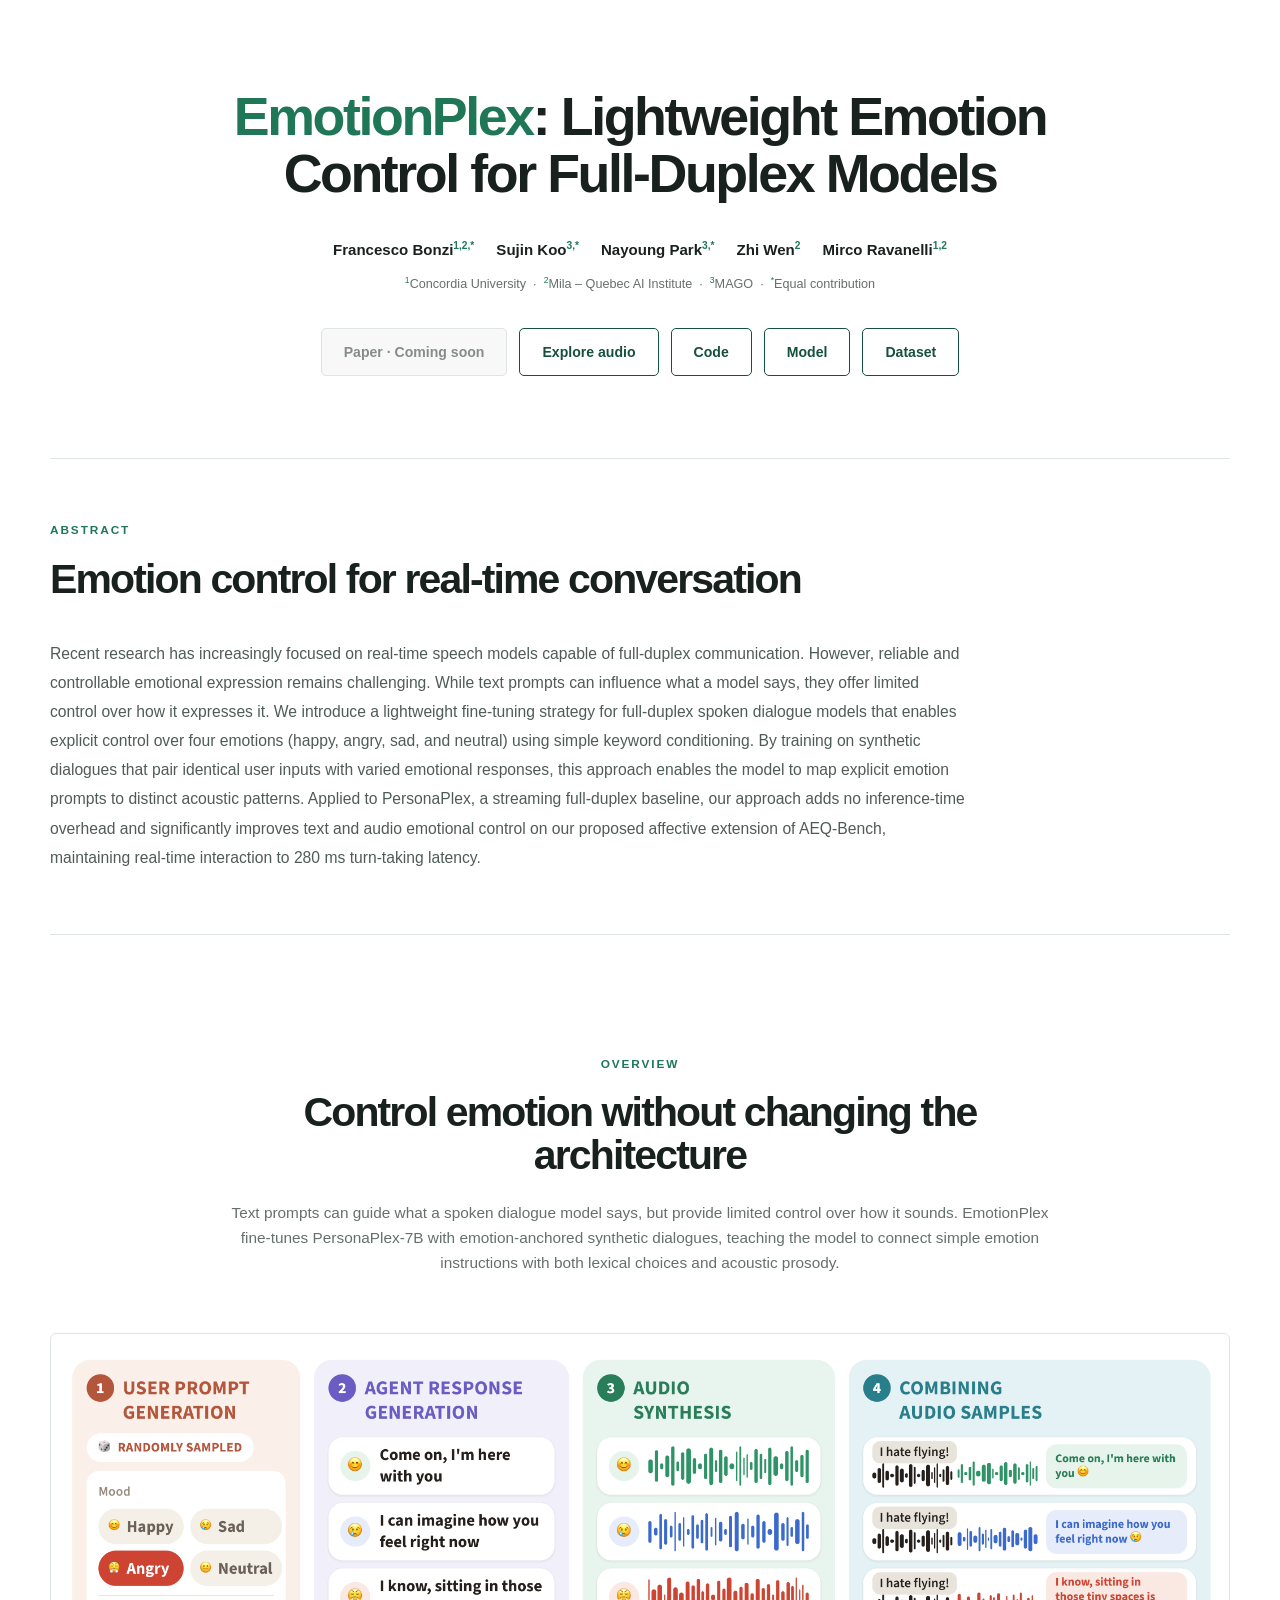
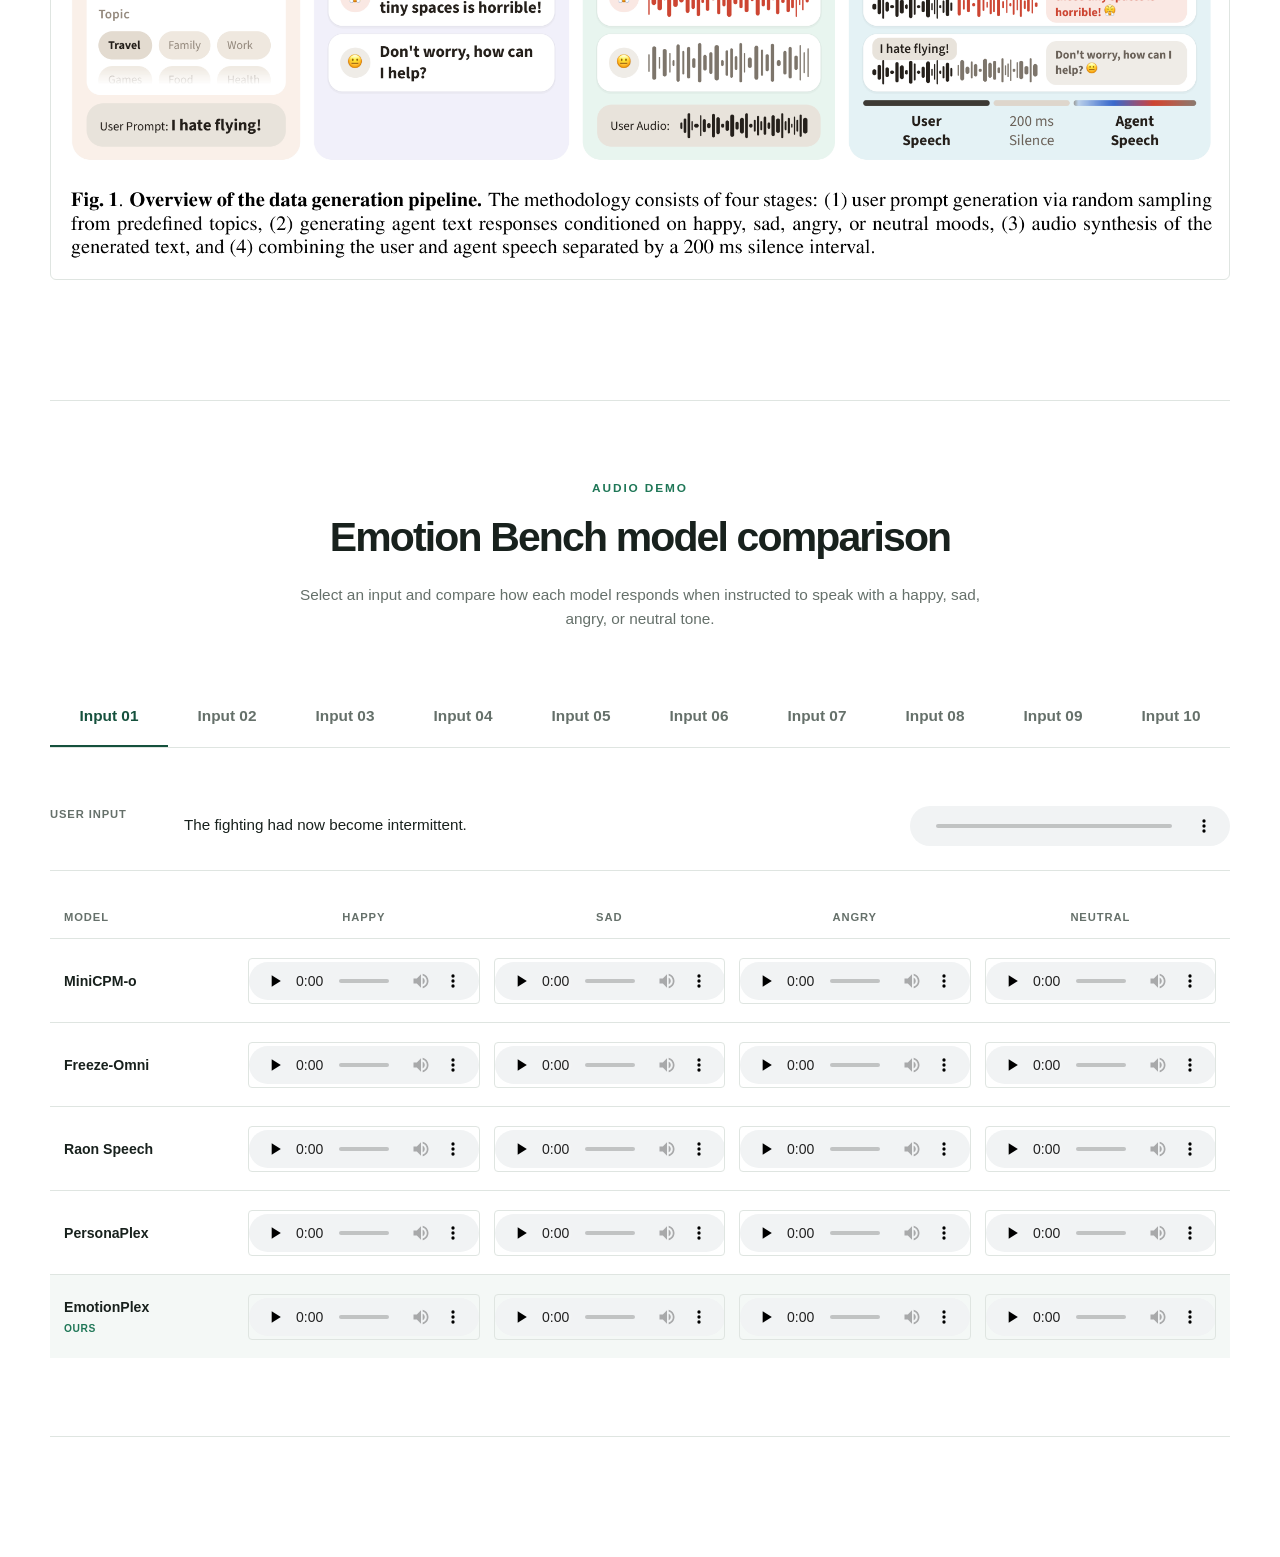
<file: emotionplex/index.html>
<!DOCTYPE html>
<html lang="en">
<head>
  <meta charset="UTF-8" />
  <meta name="viewport" content="width=device-width, initial-scale=1.0" />
  <meta
    name="description"
    content="EmotionPlex adds explicit emotion control to full-duplex spoken dialogue models through lightweight LoRA fine-tuning."
  />
  <title>EmotionPlex — Lightweight Emotion Control</title>
  <link rel="stylesheet" href="style.css" />
</head>

<body>
  <main id="top">
    <header class="hero">
      <div class="hero-glow hero-glow-one"></div>
      <div class="hero-glow hero-glow-two"></div>
      <div class="hero-content">
        <h1><span>EmotionPlex</span>: Lightweight Emotion Control for Full-Duplex Models</h1>

        <div class="authors" aria-label="Authors">
          <span>Francesco Bonzi<sup>1,2,*</sup></span>
          <span>Sujin Koo<sup>3,*</sup></span>
          <span>Nayoung Park<sup>3,*</sup></span>
          <span>Zhi Wen<sup>2</sup></span>
          <span>Mirco Ravanelli<sup>1,2</sup></span>
        </div>
        <p class="affiliations">
          <sup>1</sup>Concordia University &nbsp;·&nbsp;
          <sup>2</sup>Mila – Quebec AI Institute &nbsp;·&nbsp;
          <sup>3</sup>MAGO &nbsp;·&nbsp; <sup>*</sup>Equal contribution
        </p>

        <div class="hero-actions">
          <span class="button button-disabled" aria-disabled="true">Paper · Coming soon</span>
          <a class="button button-secondary" href="#demo">Explore audio</a>
          <a class="button button-secondary" href="https://github.com/mago-research/emotionplex" target="_blank" rel="noopener noreferrer">
            Code
          </a>
          <a class="button button-secondary" href="https://huggingface.co/frabonzi/emotionplex-7b" target="_blank" rel="noopener noreferrer">
            Model
          </a>
          <a class="button button-secondary" href="https://huggingface.co/datasets/frabonzi/emotionplex-duplex-multispeaker" target="_blank" rel="noopener noreferrer">
            Dataset
          </a>
        </div>
      </div>
    </header>

    <section class="abstract-section" id="abstract">
      <div>
        <p class="eyebrow">Abstract</p>
        <h2>Emotion control for real-time conversation</h2>
      </div>
      <p>
        Recent research has increasingly focused on real-time speech models capable of full-duplex
        communication. However, reliable and controllable emotional expression remains challenging. While
        text prompts can influence what a model says, they offer limited control over how it expresses it.
        We introduce a lightweight fine-tuning strategy for full-duplex spoken dialogue models that enables
        explicit control over four emotions (happy, angry, sad, and neutral) using simple keyword
        conditioning. By training on synthetic dialogues that pair identical user inputs with varied
        emotional responses, this approach enables the model to map explicit emotion prompts to distinct
        acoustic patterns. Applied to PersonaPlex, a streaming full-duplex baseline, our approach adds no
        inference-time overhead and significantly improves text and audio emotional control on our proposed
        affective extension of AEQ-Bench, maintaining real-time interaction to 280 ms turn-taking latency.
      </p>
    </section>

    <section class="section" id="overview">
      <div class="section-heading">
        <p class="eyebrow">Overview</p>
        <h2>Control emotion without changing the architecture</h2>
        <p>
          Text prompts can guide what a spoken dialogue model says, but provide limited control over how it
          sounds. EmotionPlex fine-tunes PersonaPlex-7B with emotion-anchored synthetic dialogues, teaching the
          model to connect simple emotion instructions with both lexical choices and acoustic prosody.
        </p>
      </div>

      <figure class="paper-figure">
        <img
          src="assets/pipeline.png"
          alt="Four-stage EmotionPlex data generation pipeline: prompt generation, emotional response generation, speech synthesis, and audio combination."
        />
      </figure>
    </section>

    <section class="section demo-section" id="demo">
      <div class="section-heading compact">
        <p class="eyebrow">Audio demo</p>
        <h2>Emotion Bench model comparison</h2>
        <p>
          Select an input and compare how each model responds when instructed to speak with a happy, sad,
          angry, or neutral tone.
        </p>
      </div>

      <div class="input-tabs" role="tablist" aria-label="Emotion Bench inputs">
        <button type="button" role="tab" aria-selected="true" data-input-index="0">Input 01</button>
        <button type="button" role="tab" aria-selected="false" data-input-index="1">Input 02</button>
        <button type="button" role="tab" aria-selected="false" data-input-index="2">Input 03</button>
        <button type="button" role="tab" aria-selected="false" data-input-index="3">Input 04</button>
        <button type="button" role="tab" aria-selected="false" data-input-index="4">Input 05</button>
        <button type="button" role="tab" aria-selected="false" data-input-index="5">Input 06</button>
        <button type="button" role="tab" aria-selected="false" data-input-index="6">Input 07</button>
        <button type="button" role="tab" aria-selected="false" data-input-index="7">Input 08</button>
        <button type="button" role="tab" aria-selected="false" data-input-index="8">Input 09</button>
        <button type="button" role="tab" aria-selected="false" data-input-index="9">Input 10</button>
      </div>

      <div id="demo-panel" class="demo-panel" role="tabpanel" aria-live="polite"></div>
    </section>

  </main>

  <script src="js/main.js"></script>
</body>
</html>
</file>
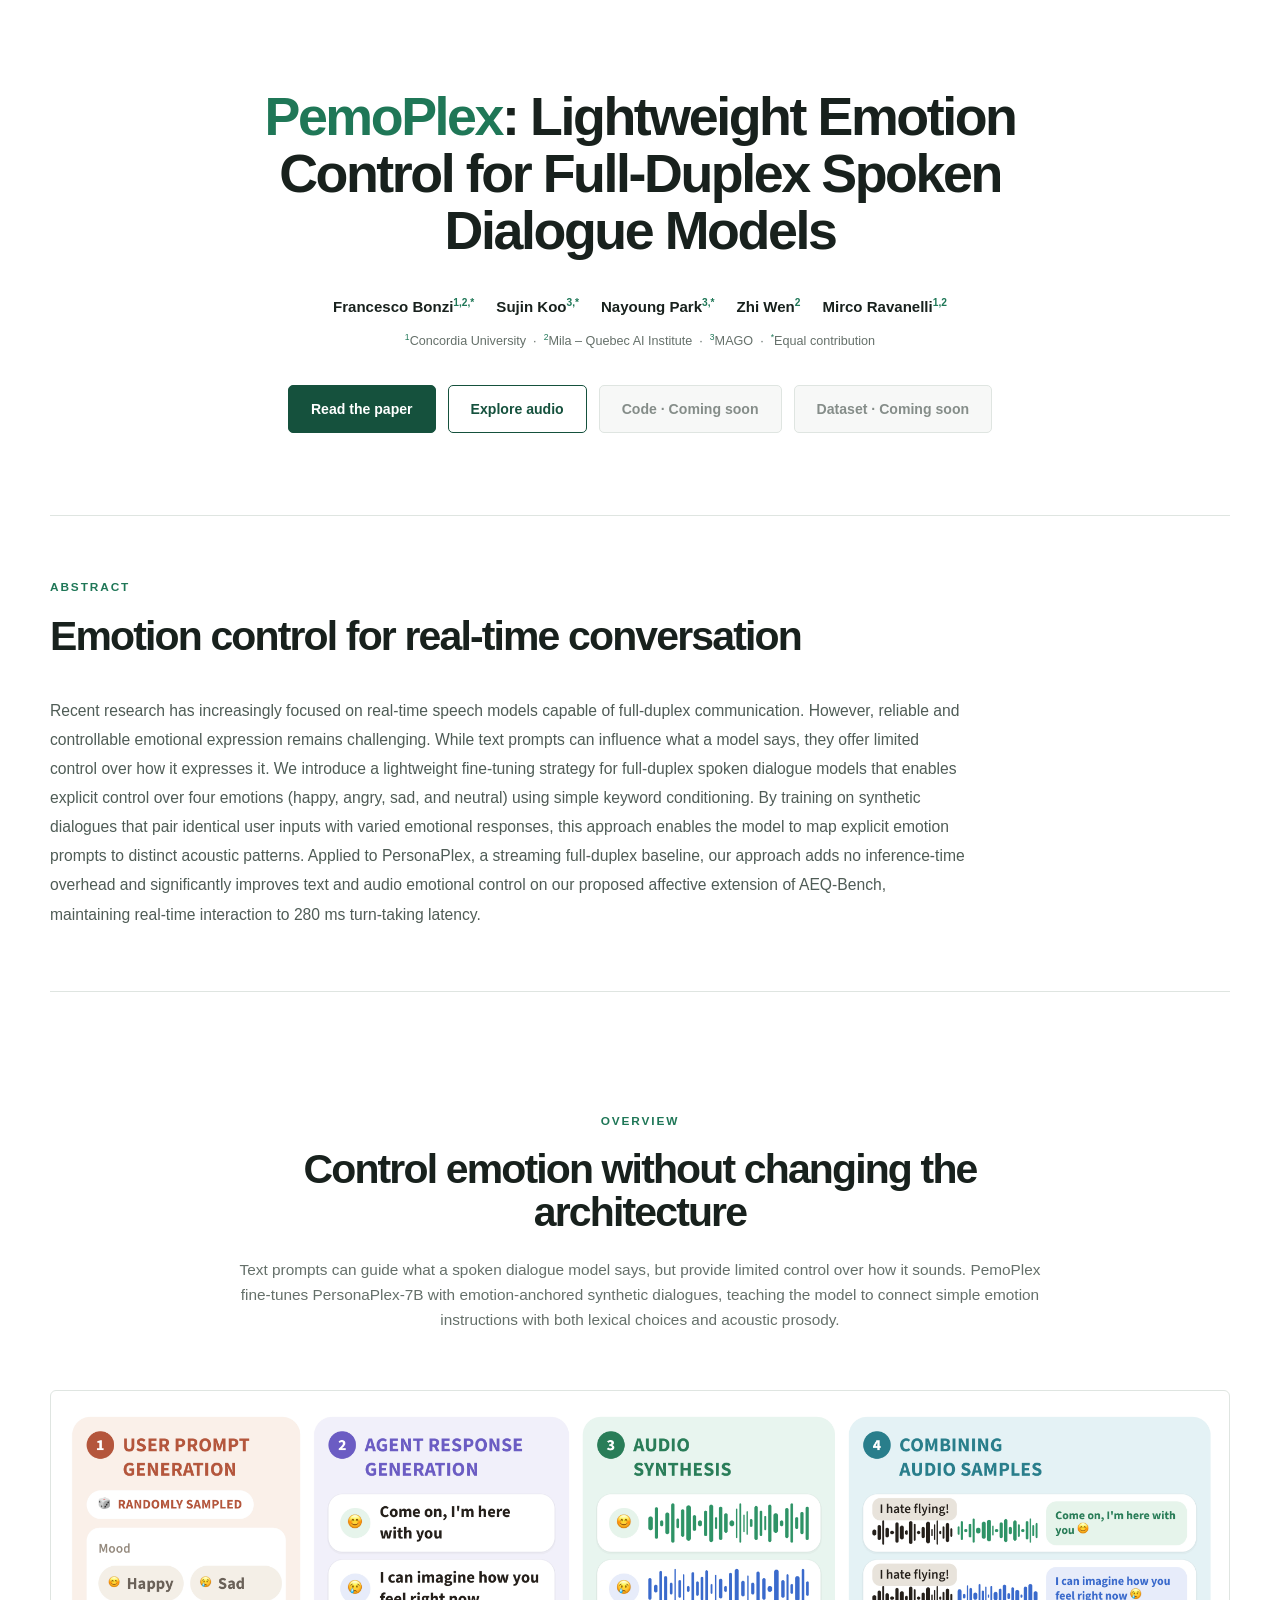
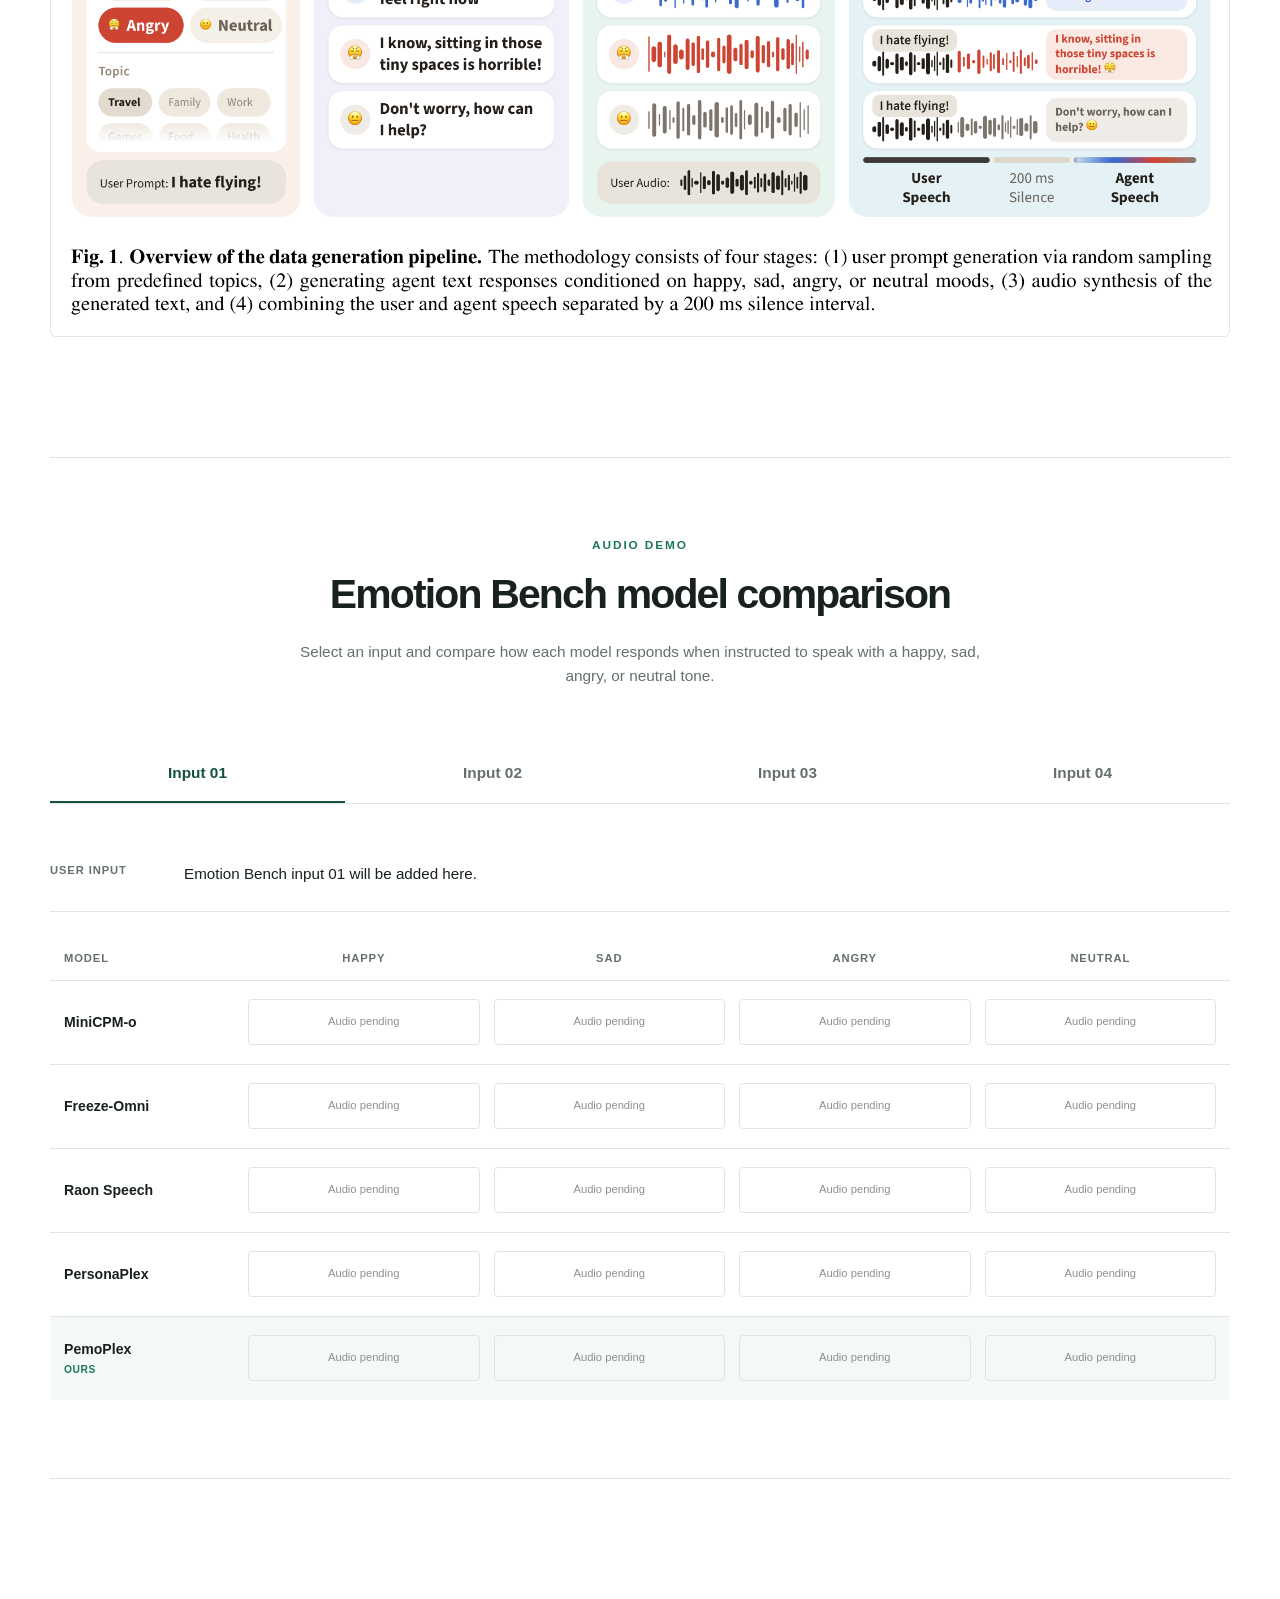
<file: pemoplex/index.html>
<!DOCTYPE html>
<html lang="en">
<head>
  <meta charset="UTF-8" />
  <meta name="viewport" content="width=device-width, initial-scale=1.0" />
  <meta
    name="description"
    content="PemoPlex adds explicit emotion control to full-duplex spoken dialogue models through lightweight LoRA fine-tuning."
  />
  <title>PemoPlex — Lightweight Emotion Control</title>
  <link rel="stylesheet" href="style.css" />
</head>

<body>
  <main id="top">
    <header class="hero">
      <div class="hero-glow hero-glow-one"></div>
      <div class="hero-glow hero-glow-two"></div>
      <div class="hero-content">
        <h1><span>PemoPlex</span>: Lightweight Emotion Control for Full-Duplex Spoken Dialogue Models</h1>

        <div class="authors" aria-label="Authors">
          <span>Francesco Bonzi<sup>1,2,*</sup></span>
          <span>Sujin Koo<sup>3,*</sup></span>
          <span>Nayoung Park<sup>3,*</sup></span>
          <span>Zhi Wen<sup>2</sup></span>
          <span>Mirco Ravanelli<sup>1,2</sup></span>
        </div>
        <p class="affiliations">
          <sup>1</sup>Concordia University &nbsp;·&nbsp;
          <sup>2</sup>Mila – Quebec AI Institute &nbsp;·&nbsp;
          <sup>3</sup>MAGO &nbsp;·&nbsp; <sup>*</sup>Equal contribution
        </p>

        <div class="hero-actions">
          <a class="button button-primary" href="assets/pemoplex-paper.pdf" target="_blank" rel="noopener noreferrer">
            Read the paper
          </a>
          <a class="button button-secondary" href="#demo">Explore audio</a>
          <span class="button button-disabled" aria-disabled="true">Code · Coming soon</span>
          <span class="button button-disabled" aria-disabled="true">Dataset · Coming soon</span>
        </div>
      </div>
    </header>

    <section class="abstract-section" id="abstract">
      <div>
        <p class="eyebrow">Abstract</p>
        <h2>Emotion control for real-time conversation</h2>
      </div>
      <p>
        Recent research has increasingly focused on real-time speech models capable of full-duplex
        communication. However, reliable and controllable emotional expression remains challenging. While
        text prompts can influence what a model says, they offer limited control over how it expresses it.
        We introduce a lightweight fine-tuning strategy for full-duplex spoken dialogue models that enables
        explicit control over four emotions (happy, angry, sad, and neutral) using simple keyword
        conditioning. By training on synthetic dialogues that pair identical user inputs with varied
        emotional responses, this approach enables the model to map explicit emotion prompts to distinct
        acoustic patterns. Applied to PersonaPlex, a streaming full-duplex baseline, our approach adds no
        inference-time overhead and significantly improves text and audio emotional control on our proposed
        affective extension of AEQ-Bench, maintaining real-time interaction to 280 ms turn-taking latency.
      </p>
    </section>

    <section class="section" id="overview">
      <div class="section-heading">
        <p class="eyebrow">Overview</p>
        <h2>Control emotion without changing the architecture</h2>
        <p>
          Text prompts can guide what a spoken dialogue model says, but provide limited control over how it
          sounds. PemoPlex fine-tunes PersonaPlex-7B with emotion-anchored synthetic dialogues, teaching the
          model to connect simple emotion instructions with both lexical choices and acoustic prosody.
        </p>
      </div>

      <figure class="paper-figure">
        <img
          src="assets/pipeline.png"
          alt="Four-stage PemoPlex data generation pipeline: prompt generation, emotional response generation, speech synthesis, and audio combination."
        />
      </figure>
    </section>

    <section class="section demo-section" id="demo">
      <div class="section-heading compact">
        <p class="eyebrow">Audio demo</p>
        <h2>Emotion Bench model comparison</h2>
        <p>
          Select an input and compare how each model responds when instructed to speak with a happy, sad,
          angry, or neutral tone.
        </p>
      </div>

      <div class="input-tabs" role="tablist" aria-label="Emotion Bench inputs">
        <button type="button" role="tab" aria-selected="true" data-input-index="0">Input 01</button>
        <button type="button" role="tab" aria-selected="false" data-input-index="1">Input 02</button>
        <button type="button" role="tab" aria-selected="false" data-input-index="2">Input 03</button>
        <button type="button" role="tab" aria-selected="false" data-input-index="3">Input 04</button>
      </div>

      <div id="demo-panel" class="demo-panel" role="tabpanel" aria-live="polite"></div>
    </section>

  </main>

  <script src="js/main.js"></script>
</body>
</html>
</file>
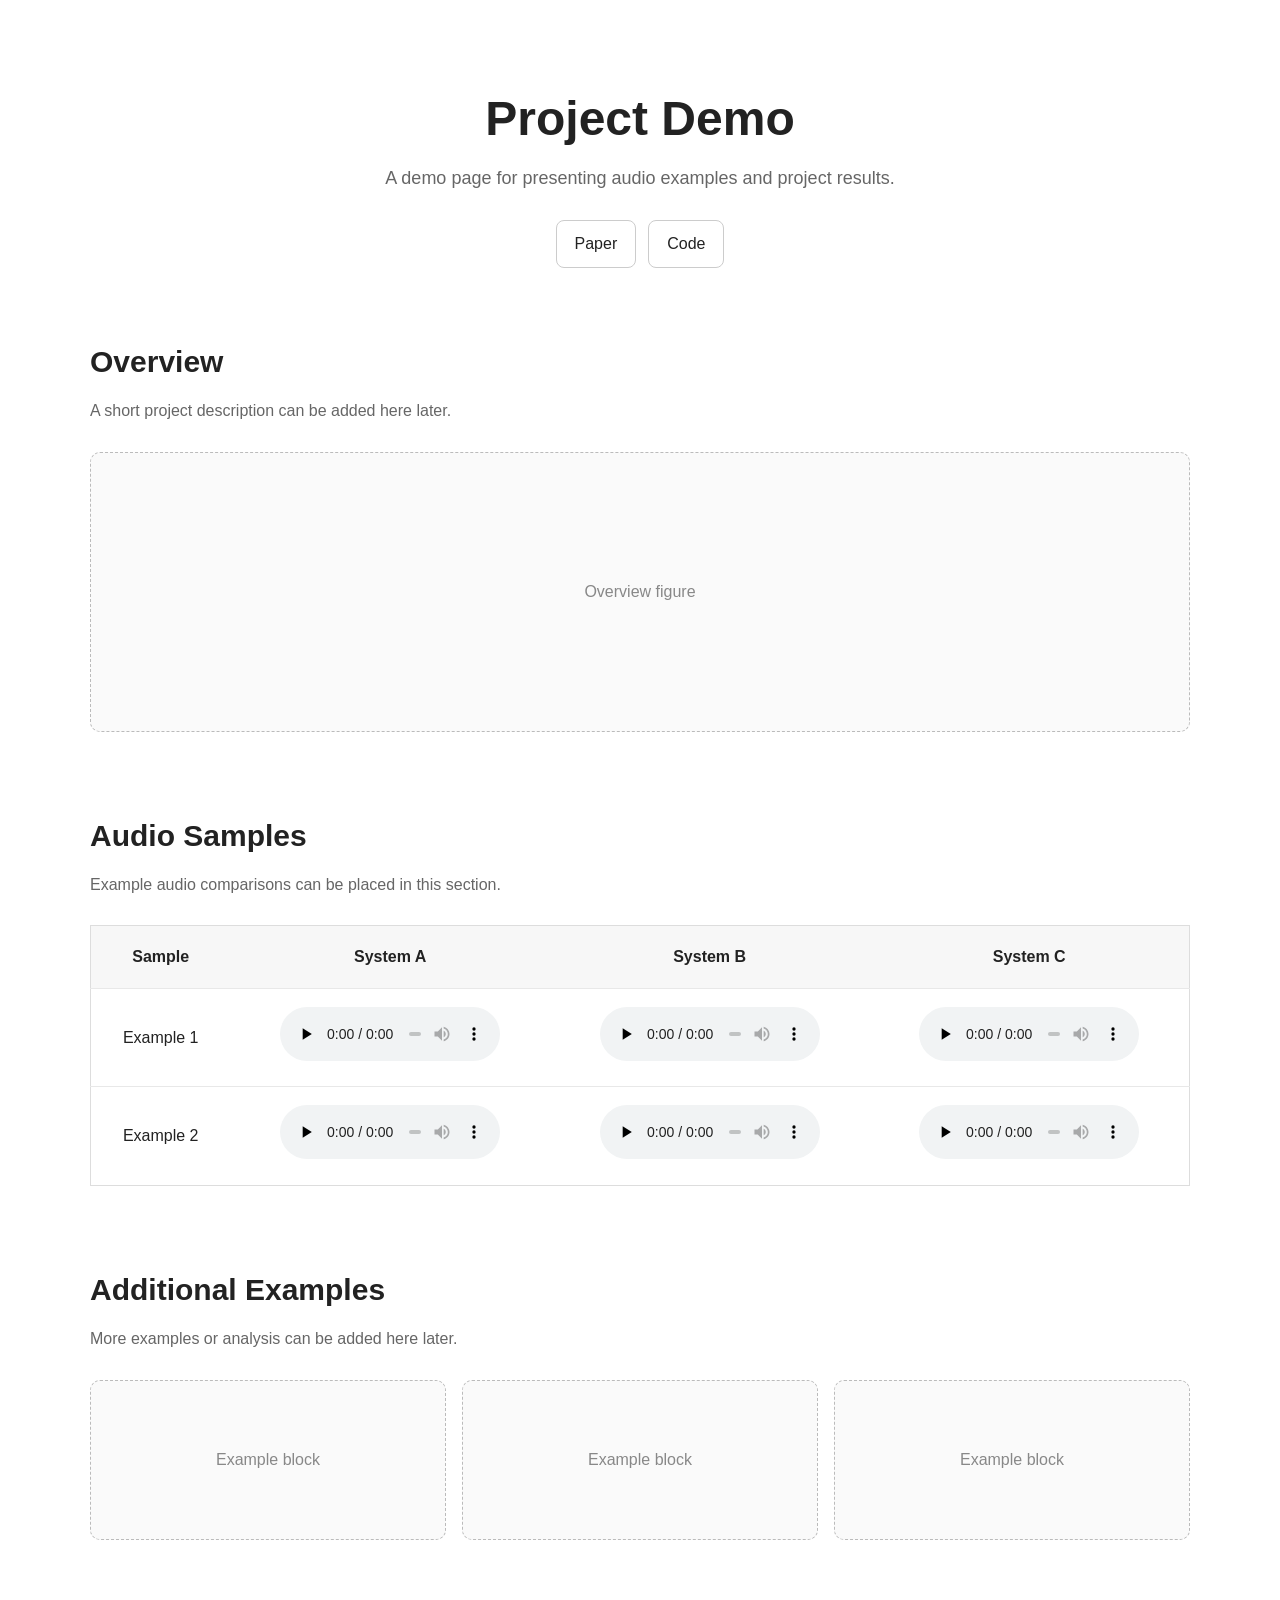
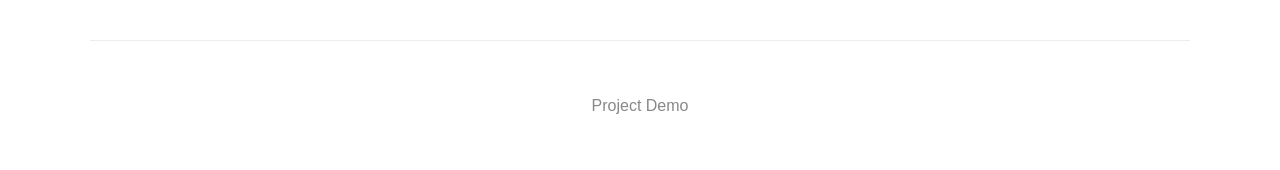
<file: demo/lightweight-emotion-control/index.html>
<!DOCTYPE html>
<html lang="en">
<head>
  <meta charset="UTF-8" />
  <meta name="viewport" content="width=device-width, initial-scale=1.0" />

  <title>Project Demo</title>

  <link rel="stylesheet" href="style.css" />
</head>

<body>
  <main class="page">

    <!-- Header -->
    <header class="hero">
      <h1>Project Demo</h1>

      <p class="subtitle">
        A demo page for presenting audio examples and project results.
      </p>

      <div class="hero-links">
        <a class="button" href="#" target="_blank" rel="noopener noreferrer">
          Paper
        </a>

        <a class="button" href="#" target="_blank" rel="noopener noreferrer">
          Code
        </a>
      </div>
    </header>


    <!-- Overview -->
    <section class="section">
      <h2>Overview</h2>

      <p class="section-description">
        A short project description can be added here later.
      </p>

      <div class="figure-placeholder">
        <span>Overview figure</span>
      </div>
    </section>


    <!-- Audio Samples -->
    <section class="section">
      <h2>Audio Samples</h2>

      <p class="section-description">
        Example audio comparisons can be placed in this section.
      </p>

      <div class="table-wrapper">
        <table class="audio-table">
          <thead>
            <tr>
              <th>Sample</th>
              <th>System A</th>
              <th>System B</th>
              <th>System C</th>
            </tr>
          </thead>

          <tbody>
            <tr>
              <td>Example 1</td>

              <td>
                <audio controls preload="none">
                  <source src="audio/example-a.wav" type="audio/wav" />
                </audio>
              </td>

              <td>
                <audio controls preload="none">
                  <source src="audio/example-b.wav" type="audio/wav" />
                </audio>
              </td>

              <td>
                <audio controls preload="none">
                  <source src="audio/example-c.wav" type="audio/wav" />
                </audio>
              </td>
            </tr>

            <tr>
              <td>Example 2</td>

              <td>
                <audio controls preload="none">
                  <source src="audio/example-d.wav" type="audio/wav" />
                </audio>
              </td>

              <td>
                <audio controls preload="none">
                  <source src="audio/example-e.wav" type="audio/wav" />
                </audio>
              </td>

              <td>
                <audio controls preload="none">
                  <source src="audio/example-f.wav" type="audio/wav" />
                </audio>
              </td>
            </tr>
          </tbody>
        </table>
      </div>
    </section>


    <!-- Additional Section -->
    <section class="section">
      <h2>Additional Examples</h2>

      <p class="section-description">
        More examples or analysis can be added here later.
      </p>

      <div class="placeholder-grid">
        <div class="placeholder-card">
          Example block
        </div>

        <div class="placeholder-card">
          Example block
        </div>

        <div class="placeholder-card">
          Example block
        </div>
      </div>
    </section>


    <!-- Footer -->
    <footer class="footer">
      <p>Project Demo</p>
    </footer>

  </main>

  <script src="js/main.js"></script>
</body>
</html>
</file>
<file: emotionplex/style.css>
:root {
  --ink: #18211d;
  --muted: #65706a;
  --line: #dfe5e1;
  --paper: #ffffff;
  --green: #1f7757;
  --green-dark: #15513d;
  --green-soft: #e9f4ef;
  --violet: #6256c7;
  --red: #c94c38;
  --cream: #f4efe6;
  --radius: 6px;
}

* {
  box-sizing: border-box;
}

html {
  scroll-behavior: smooth;
}

body {
  margin: 0;
  background: var(--paper);
  color: var(--ink);
  font-family: Inter, ui-sans-serif, -apple-system, BlinkMacSystemFont, "Segoe UI", sans-serif;
  line-height: 1.6;
  text-rendering: optimizeLegibility;
}

a {
  color: inherit;
}

img {
  display: block;
  max-width: 100%;
}

main {
  width: min(1180px, calc(100% - 40px));
  margin-inline: auto;
}

.hero {
  position: relative;
  isolation: isolate;
  overflow: hidden;
  min-height: auto;
  padding: 88px 40px 82px;
  text-align: center;
}

.hero-content {
  position: relative;
  z-index: 1;
  max-width: 1040px;
  margin: 0 auto;
}

.hero-glow {
  display: none;
}

.hero-glow-one {
  top: 40px;
  left: -170px;
  width: 470px;
  height: 470px;
  background: radial-gradient(circle, #dcefe5 0, rgba(220, 239, 229, 0) 70%);
}

.hero-glow-two {
  right: -140px;
  bottom: 20px;
  width: 420px;
  height: 420px;
  background: radial-gradient(circle, #e5e2f7 0, rgba(229, 226, 247, 0) 70%);
}

.eyebrow {
  margin: 0 0 18px;
  color: var(--green);
  font-size: 0.74rem;
  font-weight: 700;
  letter-spacing: 0.16em;
  text-transform: uppercase;
}

.hero h1 {
  max-width: 900px;
  margin: 0 auto;
  font-size: clamp(2.4rem, 4.2vw, 3.8rem);
  font-weight: 600;
  letter-spacing: -0.045em;
  line-height: 1.06;
}

.hero h1 span {
  color: var(--green);
}

.authors {
  display: flex;
  flex-wrap: wrap;
  justify-content: center;
  gap: 6px 22px;
  margin: 36px auto 0;
  font-size: 0.94rem;
  font-weight: 550;
}

sup {
  color: var(--green);
  font-size: 0.68em;
}

.affiliations {
  margin: 12px 0 0;
  color: var(--muted);
  font-size: 0.79rem;
}

.hero-actions {
  display: flex;
  flex-wrap: wrap;
  justify-content: center;
  gap: 12px;
  margin-top: 34px;
}

.button {
  display: inline-flex;
  align-items: center;
  justify-content: center;
  min-height: 48px;
  padding: 0 22px;
  border: 1px solid var(--green-dark);
  border-radius: 5px;
  font-size: 0.88rem;
  font-weight: 600;
  text-decoration: none;
  transition: background 160ms ease;
}

.button:hover {
  transform: none;
}

.button-primary {
  background: var(--green-dark);
  color: white;
}

.button-primary:hover {
  background: var(--green);
}

.button-secondary {
  background: rgba(255, 255, 255, 0.6);
  color: var(--green-dark);
}

.button-disabled {
  border-color: var(--line);
  background: #f7f8f7;
  color: #858d89;
  cursor: default;
}

.abstract-section {
  display: grid;
  grid-template-columns: 1fr;
  gap: 36px;
  align-items: start;
  margin-bottom: 120px;
  padding: 62px 0;
  border-block: 1px solid var(--line);
  scroll-margin-top: 30px;
}

.abstract-section h2 {
  max-width: 760px;
  margin: 0;
  font-size: clamp(1.9rem, 3.2vw, 2.7rem);
  font-weight: 600;
  letter-spacing: -0.045em;
  line-height: 1.05;
}

.abstract-section > p {
  max-width: 920px;
  margin: 2px 0 0;
  color: #4f5c56;
  font-size: 0.98rem;
  line-height: 1.85;
}

.section {
  margin-bottom: 120px;
  scroll-margin-top: 30px;
}

.section-heading {
  max-width: 820px;
  margin: 0 auto 58px;
  text-align: center;
}

.section-heading.compact {
  max-width: 720px;
}

.section-heading h2 {
  margin: 0;
  font-size: clamp(1.9rem, 3.2vw, 2.7rem);
  font-weight: 600;
  letter-spacing: -0.045em;
  line-height: 1.05;
}

.section-heading > p:last-child {
  margin: 24px auto 0;
  color: var(--muted);
  font-size: 0.96rem;
}

.paper-figure {
  margin: 0;
  padding: 10px;
  overflow: hidden;
  border: 1px solid var(--line);
  border-radius: var(--radius);
  background: white;
}

.paper-figure img {
  width: 100%;
}

.demo-section {
  padding: 78px 0;
  border-block: 1px solid var(--line);
  border-radius: 0;
  background: white;
}

.input-tabs {
  display: flex;
  gap: 0;
  margin-bottom: 34px;
  overflow-x: auto;
  border-bottom: 1px solid var(--line);
}

.input-tabs button {
  flex: 1 0 100px;
  padding: 14px 18px 16px;
  border: 0;
  border-bottom: 2px solid transparent;
  background: transparent;
  color: var(--muted);
  font: inherit;
  font-size: 0.96rem;
  font-weight: 600;
  text-align: center;
  cursor: pointer;
}

.input-tabs button[aria-selected="true"] {
  border-bottom-color: var(--green-dark);
  color: var(--green-dark);
}

.input-context {
  display: grid;
  grid-template-columns: 110px 1fr;
  gap: 24px;
  margin-bottom: 38px;
  padding: 24px 0;
  border-bottom: 1px solid var(--line);
}

.input-context span,
.comparison-header span {
  color: var(--muted);
  font-size: 0.7rem;
  font-weight: 600;
  letter-spacing: 0.08em;
  text-transform: uppercase;
}

.input-context p {
  margin: 0;
  font-size: 0.95rem;
}

.input-content {
  display: flex;
  align-items: center;
  justify-content: space-between;
  gap: 24px;
}

.input-content audio {
  width: min(320px, 100%);
  height: 40px;
  flex: 0 0 auto;
}

.comparison-scroll {
  overflow-x: auto;
}

.comparison-grid {
  min-width: 880px;
}

.comparison-header,
.model-row {
  display: grid;
  grid-template-columns: 170px repeat(4, minmax(150px, 1fr));
  column-gap: 14px;
  align-items: center;
}

.comparison-header {
  padding: 0 14px 12px;
}

.comparison-header span:not(:first-child) {
  text-align: center;
}

.model-row {
  min-height: 84px;
  padding: 14px;
  border-top: 1px solid var(--line);
}

.model-row.is-ours {
  background: #f4f8f6;
}

.model-name {
  font-size: 0.88rem;
  font-weight: 600;
}

.model-name small {
  display: block;
  margin-top: 2px;
  color: var(--green);
  font-size: 0.64rem;
  font-weight: 600;
  letter-spacing: 0.06em;
  text-transform: uppercase;
}

.audio-slot {
  display: flex;
  align-items: center;
  justify-content: center;
  min-height: 46px;
  border: 1px solid var(--line);
  border-radius: 4px;
  color: #8a928e;
  font-size: 0.7rem;
}

.audio-slot audio {
  width: 100%;
  height: 38px;
}

@media (max-width: 900px) {
  .hero {
    min-height: auto;
    padding: 90px 10px 80px;
  }

  .demo-section {
    padding: 70px 0;
  }

  .abstract-section {
    grid-template-columns: 1fr;
    gap: 34px;
  }
}

@media (max-width: 620px) {
  main {
    width: min(100% - 24px, 1180px);
  }

  .hero {
    padding-block: 74px 70px;
  }

  .hero h1 {
    font-size: clamp(2.2rem, 10.5vw, 3.1rem);
  }

  .authors {
    max-width: 360px;
    gap: 5px 14px;
    font-size: 0.82rem;
  }

  .affiliations {
    line-height: 1.8;
  }

  .section {
    margin-bottom: 110px;
  }

  .abstract-section {
    margin-bottom: 110px;
    padding: 56px 4px;
  }

  .abstract-section > p {
    font-size: 0.95rem;
    line-height: 1.75;
  }

  .section-heading {
    margin-bottom: 42px;
  }

  .section-heading h2 {
    font-size: 2.2rem;
  }

  .paper-figure {
    padding: 7px;
    border-radius: 4px;
  }

  .demo-section {
    padding: 56px 0;
    border-radius: 0;
  }

  .input-tabs {
    gap: 0;
    overflow-x: auto;
  }

  .input-tabs button {
    flex: 0 0 120px;
  }

  .input-context {
    grid-template-columns: 1fr;
    gap: 8px;
  }

  .input-content {
    align-items: flex-start;
    flex-direction: column;
  }

  .input-content audio {
    width: 100%;
  }

}

@media (prefers-reduced-motion: reduce) {
  html {
    scroll-behavior: auto;
  }

  *,
  *::before,
  *::after {
    transition-duration: 0.01ms !important;
  }
}
</file>
<file: pemoplex/style.css>
:root {
  --ink: #18211d;
  --muted: #65706a;
  --line: #dfe5e1;
  --paper: #ffffff;
  --green: #1f7757;
  --green-dark: #15513d;
  --green-soft: #e9f4ef;
  --violet: #6256c7;
  --red: #c94c38;
  --cream: #f4efe6;
  --radius: 6px;
}

* {
  box-sizing: border-box;
}

html {
  scroll-behavior: smooth;
}

body {
  margin: 0;
  background: var(--paper);
  color: var(--ink);
  font-family: Inter, ui-sans-serif, -apple-system, BlinkMacSystemFont, "Segoe UI", sans-serif;
  line-height: 1.6;
  text-rendering: optimizeLegibility;
}

a {
  color: inherit;
}

img {
  display: block;
  max-width: 100%;
}

main {
  width: min(1180px, calc(100% - 40px));
  margin-inline: auto;
}

.hero {
  position: relative;
  isolation: isolate;
  overflow: hidden;
  min-height: auto;
  padding: 88px 40px 82px;
  text-align: center;
}

.hero-content {
  position: relative;
  z-index: 1;
  max-width: 1040px;
  margin: 0 auto;
}

.hero-glow {
  display: none;
}

.hero-glow-one {
  top: 40px;
  left: -170px;
  width: 470px;
  height: 470px;
  background: radial-gradient(circle, #dcefe5 0, rgba(220, 239, 229, 0) 70%);
}

.hero-glow-two {
  right: -140px;
  bottom: 20px;
  width: 420px;
  height: 420px;
  background: radial-gradient(circle, #e5e2f7 0, rgba(229, 226, 247, 0) 70%);
}

.eyebrow {
  margin: 0 0 18px;
  color: var(--green);
  font-size: 0.74rem;
  font-weight: 700;
  letter-spacing: 0.16em;
  text-transform: uppercase;
}

.hero h1 {
  max-width: 900px;
  margin: 0 auto;
  font-size: clamp(2.4rem, 4.2vw, 3.8rem);
  font-weight: 600;
  letter-spacing: -0.045em;
  line-height: 1.06;
}

.hero h1 span {
  color: var(--green);
}

.authors {
  display: flex;
  flex-wrap: wrap;
  justify-content: center;
  gap: 6px 22px;
  margin: 36px auto 0;
  font-size: 0.94rem;
  font-weight: 550;
}

sup {
  color: var(--green);
  font-size: 0.68em;
}

.affiliations {
  margin: 12px 0 0;
  color: var(--muted);
  font-size: 0.79rem;
}

.hero-actions {
  display: flex;
  flex-wrap: wrap;
  justify-content: center;
  gap: 12px;
  margin-top: 34px;
}

.button {
  display: inline-flex;
  align-items: center;
  justify-content: center;
  min-height: 48px;
  padding: 0 22px;
  border: 1px solid var(--green-dark);
  border-radius: 5px;
  font-size: 0.88rem;
  font-weight: 600;
  text-decoration: none;
  transition: background 160ms ease;
}

.button:hover {
  transform: none;
}

.button-primary {
  background: var(--green-dark);
  color: white;
}

.button-primary:hover {
  background: var(--green);
}

.button-secondary {
  background: rgba(255, 255, 255, 0.6);
  color: var(--green-dark);
}

.button-disabled {
  border-color: var(--line);
  background: #f7f8f7;
  color: #858d89;
  cursor: default;
}

.abstract-section {
  display: grid;
  grid-template-columns: 1fr;
  gap: 36px;
  align-items: start;
  margin-bottom: 120px;
  padding: 62px 0;
  border-block: 1px solid var(--line);
  scroll-margin-top: 30px;
}

.abstract-section h2 {
  max-width: 760px;
  margin: 0;
  font-size: clamp(1.9rem, 3.2vw, 2.7rem);
  font-weight: 600;
  letter-spacing: -0.045em;
  line-height: 1.05;
}

.abstract-section > p {
  max-width: 920px;
  margin: 2px 0 0;
  color: #4f5c56;
  font-size: 0.98rem;
  line-height: 1.85;
}

.section {
  margin-bottom: 120px;
  scroll-margin-top: 30px;
}

.section-heading {
  max-width: 820px;
  margin: 0 auto 58px;
  text-align: center;
}

.section-heading.compact {
  max-width: 720px;
}

.section-heading h2 {
  margin: 0;
  font-size: clamp(1.9rem, 3.2vw, 2.7rem);
  font-weight: 600;
  letter-spacing: -0.045em;
  line-height: 1.05;
}

.section-heading > p:last-child {
  margin: 24px auto 0;
  color: var(--muted);
  font-size: 0.96rem;
}

.paper-figure {
  margin: 0;
  padding: 10px;
  overflow: hidden;
  border: 1px solid var(--line);
  border-radius: var(--radius);
  background: white;
}

.paper-figure img {
  width: 100%;
}

.demo-section {
  padding: 78px 0;
  border-block: 1px solid var(--line);
  border-radius: 0;
  background: white;
}

.input-tabs {
  display: flex;
  gap: 0;
  margin-bottom: 34px;
  border-bottom: 1px solid var(--line);
}

.input-tabs button {
  flex: 1;
  padding: 14px 18px 16px;
  border: 0;
  border-bottom: 2px solid transparent;
  background: transparent;
  color: var(--muted);
  font: inherit;
  font-size: 0.96rem;
  font-weight: 600;
  text-align: center;
  cursor: pointer;
}

.input-tabs button[aria-selected="true"] {
  border-bottom-color: var(--green-dark);
  color: var(--green-dark);
}

.input-context {
  display: grid;
  grid-template-columns: 110px 1fr;
  gap: 24px;
  margin-bottom: 38px;
  padding: 24px 0;
  border-bottom: 1px solid var(--line);
}

.input-context span,
.comparison-header span {
  color: var(--muted);
  font-size: 0.7rem;
  font-weight: 600;
  letter-spacing: 0.08em;
  text-transform: uppercase;
}

.input-context p {
  margin: 0;
  font-size: 0.95rem;
}

.comparison-scroll {
  overflow-x: auto;
}

.comparison-grid {
  min-width: 880px;
}

.comparison-header,
.model-row {
  display: grid;
  grid-template-columns: 170px repeat(4, minmax(150px, 1fr));
  column-gap: 14px;
  align-items: center;
}

.comparison-header {
  padding: 0 14px 12px;
}

.comparison-header span:not(:first-child) {
  text-align: center;
}

.model-row {
  min-height: 84px;
  padding: 14px;
  border-top: 1px solid var(--line);
}

.model-row.is-ours {
  background: #f4f8f6;
}

.model-name {
  font-size: 0.88rem;
  font-weight: 600;
}

.model-name small {
  display: block;
  margin-top: 2px;
  color: var(--green);
  font-size: 0.64rem;
  font-weight: 600;
  letter-spacing: 0.06em;
  text-transform: uppercase;
}

.audio-slot {
  display: flex;
  align-items: center;
  justify-content: center;
  min-height: 46px;
  border: 1px solid var(--line);
  border-radius: 4px;
  color: #8a928e;
  font-size: 0.7rem;
}

.audio-slot audio {
  width: 100%;
  height: 38px;
}

@media (max-width: 900px) {
  .hero {
    min-height: auto;
    padding: 90px 10px 80px;
  }

  .demo-section {
    padding: 70px 0;
  }

  .abstract-section {
    grid-template-columns: 1fr;
    gap: 34px;
  }
}

@media (max-width: 620px) {
  main {
    width: min(100% - 24px, 1180px);
  }

  .hero {
    padding-block: 74px 70px;
  }

  .hero h1 {
    font-size: clamp(2.2rem, 10.5vw, 3.1rem);
  }

  .authors {
    max-width: 360px;
    gap: 5px 14px;
    font-size: 0.82rem;
  }

  .affiliations {
    line-height: 1.8;
  }

  .section {
    margin-bottom: 110px;
  }

  .abstract-section {
    margin-bottom: 110px;
    padding: 56px 4px;
  }

  .abstract-section > p {
    font-size: 0.95rem;
    line-height: 1.75;
  }

  .section-heading {
    margin-bottom: 42px;
  }

  .section-heading h2 {
    font-size: 2.2rem;
  }

  .paper-figure {
    padding: 7px;
    border-radius: 4px;
  }

  .demo-section {
    padding: 56px 0;
    border-radius: 0;
  }

  .input-tabs {
    gap: 0;
    overflow-x: auto;
  }

  .input-tabs button {
    flex: 0 0 120px;
  }

  .input-context {
    grid-template-columns: 1fr;
    gap: 8px;
  }

}

@media (prefers-reduced-motion: reduce) {
  html {
    scroll-behavior: auto;
  }

  *,
  *::before,
  *::after {
    transition-duration: 0.01ms !important;
  }
}
</file>
<file: demo/lightweight-emotion-control/style.css>
* {
    box-sizing: border-box;
  }
  
  html {
    scroll-behavior: smooth;
  }
  
  body {
    margin: 0;
    font-family:
      -apple-system,
      BlinkMacSystemFont,
      "Segoe UI",
      Roboto,
      Helvetica,
      Arial,
      sans-serif;
  
    background: #ffffff;
    color: #222222;
    line-height: 1.6;
  }
  
  .page {
    width: min(1100px, 92%);
    margin: 0 auto;
  }
  
  
  /* Header */
  
  .hero {
    padding: 90px 0 70px;
    text-align: center;
  }
  
  .hero h1 {
    margin: 0 0 16px;
    font-size: 48px;
    line-height: 1.2;
  }
  
  .subtitle {
    max-width: 720px;
    margin: 0 auto;
    font-size: 18px;
    color: #666666;
  }
  
  .hero-links {
    display: flex;
    justify-content: center;
    gap: 12px;
    margin-top: 28px;
  }
  
  .button {
    display: inline-block;
    padding: 10px 18px;
  
    border: 1px solid #cccccc;
    border-radius: 8px;
  
    background: #ffffff;
    color: #222222;
  
    text-decoration: none;
    font-weight: 500;
  }
  
  .button:hover {
    background: #f5f5f5;
  }
  
  
  /* Sections */
  
  .section {
    margin-bottom: 80px;
  }
  
  .section h2 {
    margin: 0 0 12px;
    font-size: 30px;
  }
  
  .section-description {
    margin: 0 0 28px;
    color: #666666;
  }
  
  
  /* Figure placeholder */
  
  .figure-placeholder {
    min-height: 280px;
  
    display: flex;
    align-items: center;
    justify-content: center;
  
    border: 1px dashed #bbbbbb;
    border-radius: 10px;
  
    background: #fafafa;
    color: #888888;
  }
  
  
  /* Audio table */
  
  .table-wrapper {
    overflow-x: auto;
  }
  
  .audio-table {
    width: 100%;
    border-collapse: collapse;
    border: 1px solid #dddddd;
  }
  
  .audio-table th,
  .audio-table td {
    padding: 18px;
    text-align: center;
    vertical-align: middle;
    border-bottom: 1px solid #e8e8e8;
  }
  
  .audio-table th {
    background: #f7f7f7;
    font-weight: 600;
  }
  
  .audio-table tbody tr:last-child td {
    border-bottom: none;
  }
  
  audio {
    width: 220px;
    max-width: 100%;
  }
  
  
  /* Placeholder cards */
  
  .placeholder-grid {
    display: grid;
    grid-template-columns: repeat(3, 1fr);
    gap: 16px;
  }
  
  .placeholder-card {
    min-height: 160px;
  
    display: flex;
    align-items: center;
    justify-content: center;
  
    border: 1px dashed #bbbbbb;
    border-radius: 10px;
  
    background: #fafafa;
    color: #888888;
  }
  
  
  /* Footer */
  
  .footer {
    margin-top: 100px;
    padding: 36px 0;
  
    text-align: center;
    color: #888888;
  
    border-top: 1px solid #eeeeee;
  }
  
  
  /* Mobile */
  
  @media (max-width: 800px) {
    .hero {
      padding: 60px 0 50px;
    }
  
    .hero h1 {
      font-size: 36px;
    }
  
    .placeholder-grid {
      grid-template-columns: 1fr;
    }
  
    .audio-table {
      min-width: 800px;
    }
  }
</file>
